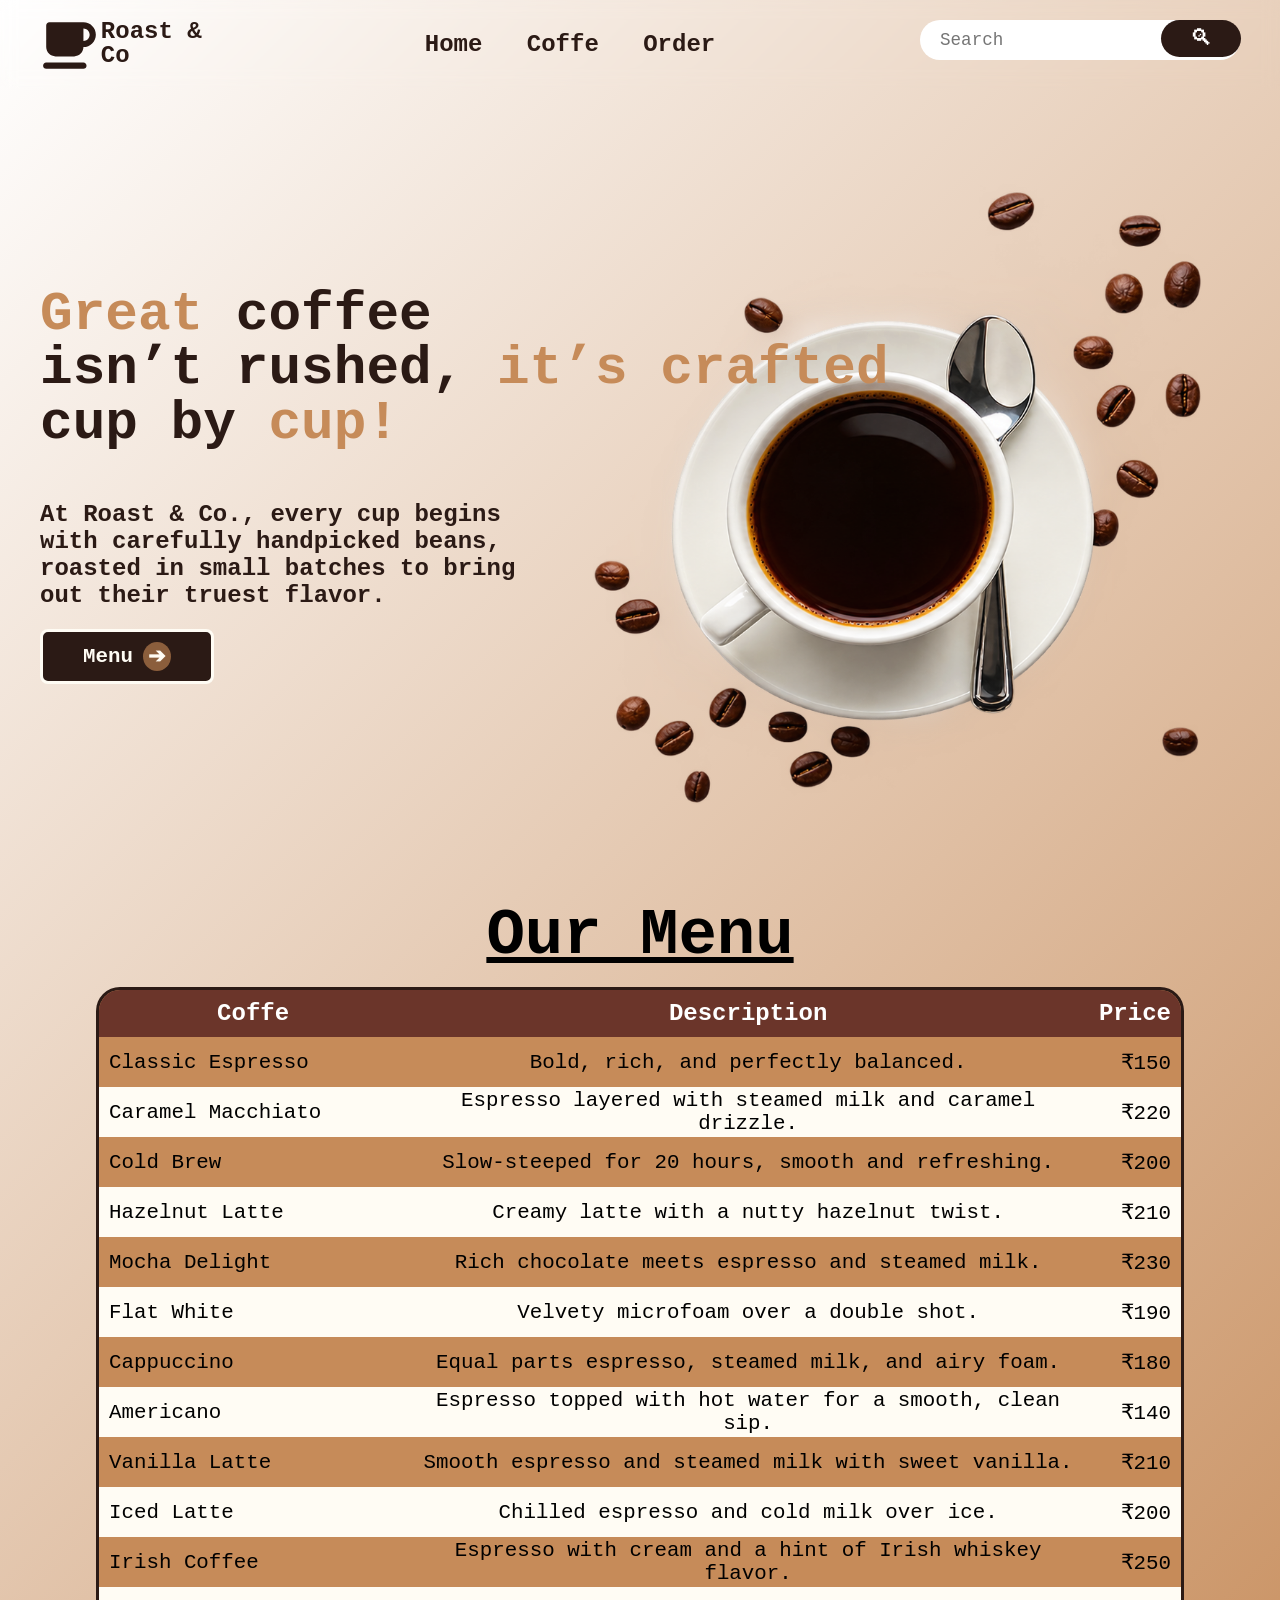
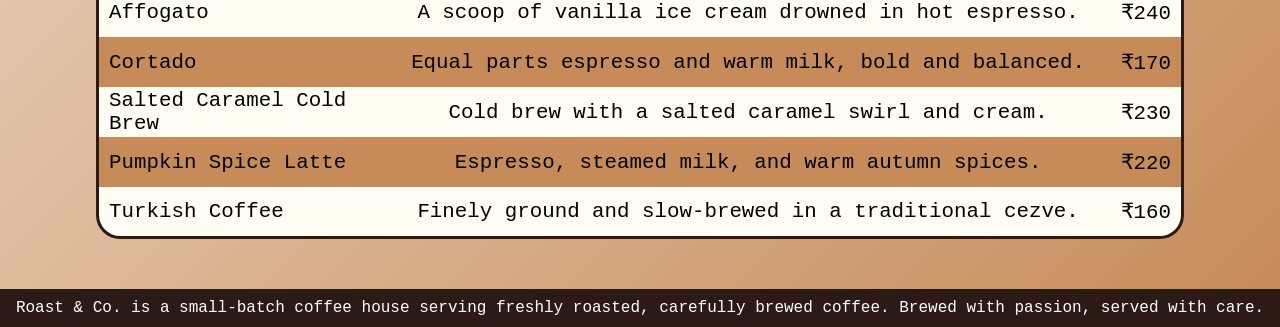
<file: index.html>
<!DOCTYPE html>
<html lang="en">
<head>
  <meta charset="UTF-8">
  <meta name="viewport" content="width=device-width, initial-scale=1.0">
  <title>Roast & Co</title>
  <link rel="stylesheet" href="styles/index.css">
  <link rel="stylesheet" href="styles/general.css">
  <link rel="stylesheet" href="styles/headFoot.css">
</head>
<body>
  <header>
    <section class="left-section">
      <svg xmlns="http://www.w3.org/2000/svg" class="shop-logo" viewBox="0 0 576 512"><!--!Font Awesome Free v7.3.1 by @fontawesome - https://fontawesome.com License - https://fontawesome.com/license/free Copyright 2026 Fonticons, Inc.--><path d="M64 64c0-17.7 14.3-32 32-32l352 0c70.7 0 128 57.3 128 128S518.7 288 448 288c0 53-43 96-96 96l-192 0c-53 0-96-43-96-96L64 64zm448 96c0-35.3-28.7-64-64-64l0 128c35.3 0 64-28.7 64-64zM64 448l384 0c17.7 0 32 14.3 32 32s-14.3 32-32 32L64 512c-17.7 0-32-14.3-32-32s14.3-32 32-32z"/></svg>
      <a class="shop-name" href="index.html">Roast &amp; Co</a>
    </section>
    <section class="middle-section">
      <nav>
        <a href="index.html">Home</a>
        <a href="coffe.html">Coffe</a>
        <a href="order.html">Order</a>
      </nav>
    </section>
    <section class="right-section">
      <input class="search-bar" type="text" placeholder="Search">
      <button class="search-button">🔍︎</button>
    </section>
  </header>
  <main id="top">
    <section class="hero-section">
      <p class="tagline">
        <span class="tagline-keyword">Great</span>
        coffee
        <br>
        isn’t rushed,  <span class="tagline-keyword">it’s crafted</span>
        <br>
        cup by <span class="tagline-keyword">cup!</span></p>
        <p class="hero-subtext">
          At Roast & Co., every cup begins with carefully handpicked beans, roasted in small batches to bring out their truest flavor.
        </p>
        <a class="menu-btn" href="#menu">Menu <span class="menu-design">➔</span></a>
    </section>
    <section class="menu" id="menu">
      <p class="menu-text">Our Menu</p>
      <table class="menu-table">
        <thead>
          <tr><th>Coffe</th><th>Description</th><th>Price</th></tr>
        </thead>
        <tbody>
          <tr><td>Classic Espresso</td><td>Bold, rich, and perfectly balanced.</td><td>₹150</td></tr>
          <tr><td>Caramel Macchiato</td><td>Espresso layered with steamed milk and caramel drizzle.</td><td>₹220</td></tr>
          <tr><td>Cold Brew</td><td>Slow-steeped for 20 hours, smooth and refreshing.</td><td>₹200</td></tr>
          <tr><td>Hazelnut Latte</td><td>Creamy latte with a nutty hazelnut twist.</td><td>₹210</td></tr>
          <tr><td>Mocha Delight</td><td>Rich chocolate meets espresso and steamed milk.</td><td>₹230</td></tr>
          <tr><td>Flat White</td><td>Velvety microfoam over a double shot.</td><td>₹190</td></tr>
          <tr><td>Cappuccino</td><td>Equal parts espresso, steamed milk, and airy foam.</td><td>₹180</td></tr>
          <tr><td>Americano</td><td>Espresso topped with hot water for a smooth, clean sip.</td><td>₹140</td></tr>
          <tr><td>Vanilla Latte</td><td>Smooth espresso and steamed milk with sweet vanilla.</td><td>₹210</td></tr>
          <tr><td>Iced Latte</td><td>Chilled espresso and cold milk over ice.</td><td>₹200</td></tr>
          <tr><td>Irish Coffee</td><td>Espresso with cream and a hint of Irish whiskey flavor.</td><td>₹250</td></tr>
          <tr><td>Affogato</td><td>A scoop of vanilla ice cream drowned in hot espresso.</td><td>₹240</td></tr>
          <tr><td>Cortado</td><td>Equal parts espresso and warm milk, bold and balanced.</td><td>₹170</td></tr>
          <tr><td>Salted Caramel Cold Brew</td><td>Cold brew with a salted caramel swirl and cream.</td><td>₹230</td></tr>
          <tr><td>Pumpkin Spice Latte</td><td>Espresso, steamed milk, and warm autumn spices.</td><td>₹220</td></tr>
          <tr><td>Turkish Coffee</td><td>Finely ground and slow-brewed in a traditional cezve.</td><td>₹160</td></tr>
        </tbody>
      </table>
      <a href="#top" class="scroll-top js-scroll-top">⬆</a>
    </section>
  </main>
  <footer>
    <p>Roast & Co. is a small-batch coffee house serving freshly roasted, carefully brewed coffee. Brewed with passion, served with care.</p>
  </footer>
  <script type="module" src="script/index.js"></script>
</body>
</html>
</file>
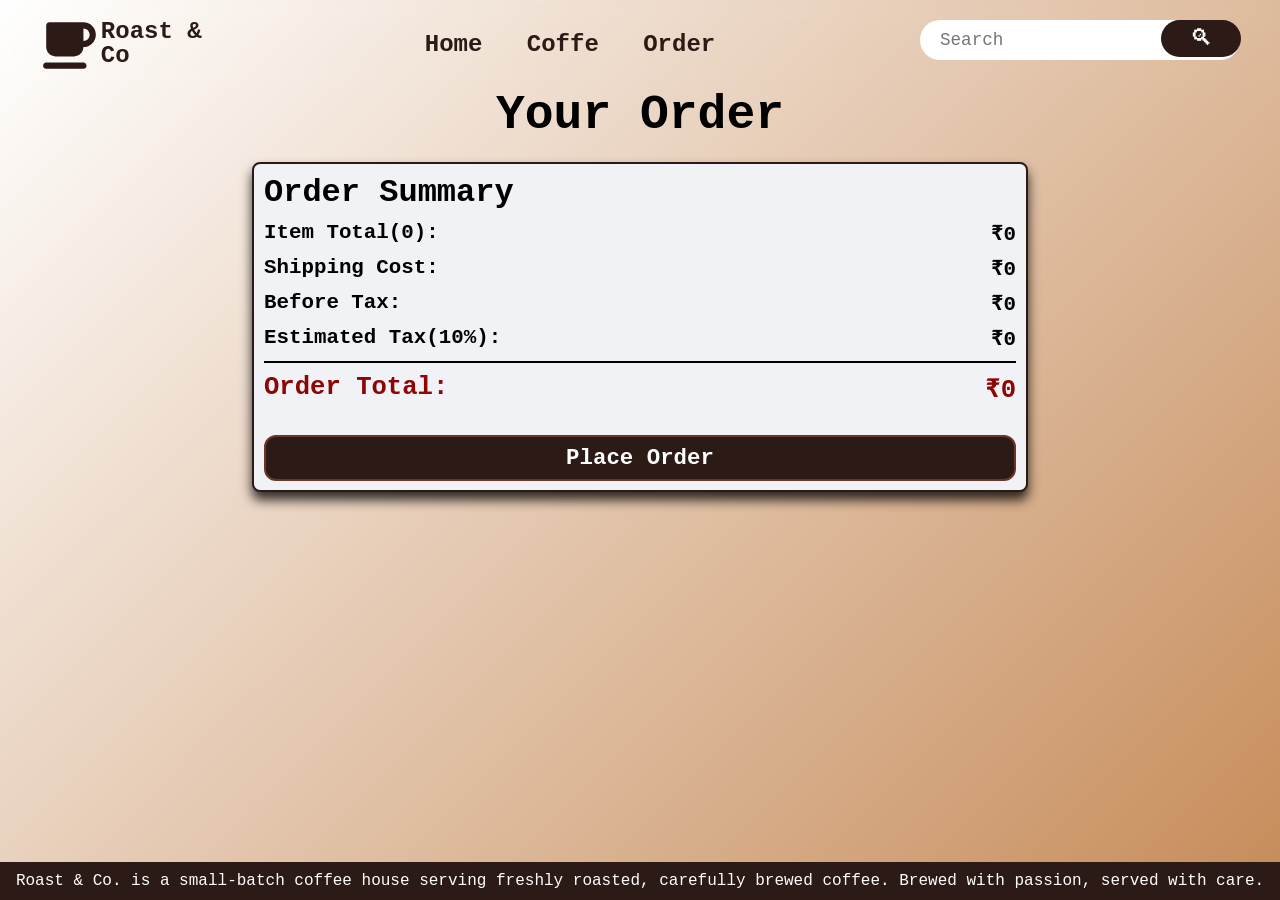
<file: order.html>
<!DOCTYPE html>
<html lang="en">
<head>
  <meta charset="UTF-8">
  <meta name="viewport" content="width=device-width, initial-scale=1.0">
  <title>Orders</title>
  <link rel="stylesheet" href="styles/general.css">
  <link rel="stylesheet" href="styles/headFoot.css">
  <link rel="stylesheet" href="styles/order.css">
</head>
<body>
  <header>
    <section class="left-section">
      <svg xmlns="http://www.w3.org/2000/svg" class="shop-logo" viewBox="0 0 576 512"><!--!Font Awesome Free v7.3.1 by @fontawesome - https://fontawesome.com License - https://fontawesome.com/license/free Copyright 2026 Fonticons, Inc.--><path d="M64 64c0-17.7 14.3-32 32-32l352 0c70.7 0 128 57.3 128 128S518.7 288 448 288c0 53-43 96-96 96l-192 0c-53 0-96-43-96-96L64 64zm448 96c0-35.3-28.7-64-64-64l0 128c35.3 0 64-28.7 64-64zM64 448l384 0c17.7 0 32 14.3 32 32s-14.3 32-32 32L64 512c-17.7 0-32-14.3-32-32s14.3-32 32-32z"/></svg>
      <a class="shop-name" href="index.html">Roast &amp; Co</a>
    </section>
    <section class="middle-section">
      <nav>
        <a href="index.html">Home</a>
        <a href="coffe.html">Coffe</a>
        <a href="order.html">Order</a>
      </nav>
    </section>
    <section class="right-section">
      <input class="search-bar" type="text" placeholder="Search">
      <button class="search-button">🔍︎</button>
    </section>
  </header>
  <main id="top">
    <h1 class="heading-text">Your Order</h1>
    <section class="order-page">
      <div class="order-summary-grid">
        <!-- js -->
      </div>
      <div class="payment-summary">
        <!-- js -->
      </div>
    </section>
    <a href="#top" class="scroll-top js-scroll-top">⬆</a>
  </main>
  <footer>
    <p>Roast & Co. is a small-batch coffee house serving freshly roasted, carefully brewed coffee. Brewed with passion, served with care.</p>
  </footer>
  <script type="module" src="script/index.js"></script>
  <script type="module" src="script/checkout.js"></script>
</body>
</html>
</file>
<file: styles/index.css>
.hero-section{
  padding-top: 200px;
  padding-left: 40px;
  height: calc(100vh - 88px);
  display: flex;
  flex-direction: column;
  align-items: start;
  background-image: url("../images/bg.png");
  background-size: contain;
  background-position: center;
  background-repeat: no-repeat;
}
.tagline{
  font-size: clamp(1rem, 1rem + 3vw ,3.8rem);
  color: var(--color-text-primary);
  font-weight: bold;
  line-height: 1;
}
.tagline-keyword{
  color: var(--color-caramel);
}
.hero-subtext{
  margin-top: 50px;
  font-weight: bold;
  width: 500px;
  font-size: clamp(0.5rem, 3vw ,1.5rem);
  color: var(--color-text-primary);
}
.menu-btn{
  margin-top: 20px;
  border: none;
  font-size: 1.3rem;
  font-weight: bold;
  padding: 10px 40px;
  background-color: var(--color-espresso);
  color: var(--color-text-light);
  border-radius: 8px;
  transition: 0.4s;
  display: flex;
  align-items: center;
  border: 3px solid;
  text-decoration: none;
}
.menu-btn:hover{
  transform: scale(1.05);
  background-color: var(--color-caramel);
}
.menu-btn:active{
  transform: scale(0.98);
}
.menu-design{
  background-color: var(--color-mocha);
  border-radius: 50%;
  padding: 2px 5px;
  margin-left: 10px;
}
.menu-text{
  font-size: 4rem;
  text-align: center;
  font-weight: bold;
  margin-bottom: 15px;
  text-decoration: underline;
}
#menu{
  scroll-margin-top: 75px;
}
.menu-table{
  width: 100%;
  width: 85vw;
  margin-inline: auto;
  background-color: var(--color-espresso);
  border-collapse: collapse;
  overflow: hidden;
  border-spacing: 0;
  border-radius: 24px;
  font-size: 1.3rem;
  border: 3px solid;
}
th{
  padding: 10px;
  font-size: 1.5rem;
  background-color: var(--color-clay-brown);
  color: white;
}
td{
  height: 50px;
}
td:first-child{
  padding-left: 10px;
}
td:nth-child(2){
  text-align: center;
}
td:last-child{
  text-align: right;
  padding-right: 10px;
}
tr:nth-child(odd){
  background-color: var(--color-caramel);
}
tr:nth-child(even){
  background-color: var(--color-porcelain);
}
tbody tr{
  transition: 0.4s;
}
tbody tr:hover{
  transform: translateY(-4px);
}
</file>
<file: styles/general.css>
:root {
  --color-coffee: #6b352a;
  --color-espresso: #2b1a15;
  --color-mocha: #8b5e3c;
  --color-caramel: #c68b59;
  --color-porcelain: #fffcf4;
  --color-latte: #f3e5d0;
  --color-cream-soda: #ffd6a5;
  --color-cappuccino: #e4c7a1;
  --color-text-primary: #2b1a15;
  --color-text-secondary: #79665a;
  --color-text-light: #fffcf4;
  --color-border: #d9c5b2;
  --color-hover: #51281f;
  --color-accent: #ffb7a5;
  --color-success: #386641;
  --color-clay-brown: #6b352a;
  --color-soft-butter: #fff1a6;
  --color-mist-gray: #f0f2f5;
}
*{
  margin: 0;
  box-sizing: border-box;
  font-family: "Courier New", Courier, monospace;
}
main{
  padding-top: 88px;
}
body{
  background: linear-gradient(135deg,white,var(--color-caramel));
}
html{
  scroll-behavior: smooth;
}
.scroll-top{
  position: fixed;
  bottom: 0;
  right: 25px;
  opacity: 0;
  transition: 0.3s ease;
  pointer-events: none;
}
.show{
  pointer-events: auto;
  opacity: 1;
   position: fixed;
   right: 10px; 
   bottom: 20px;
   text-decoration: none;
   color: var(--color-mist-gray);
   background-color: var(--color-coffee);
   padding: 0 12px;
   font-size: 1.8rem;
   border-radius: 50%;
}
</file>
<file: styles/headFoot.css>
header{
  position: fixed;
  top: 0;
  right: 0;
  left: 0;
  display: flex;
  justify-content: space-between;
  font-size: 1.5rem;
  padding: 20px 40px;
  color: var(--color-espresso);
  background-color: transparent;
  backdrop-filter: blur(8px);
}
.left-section{
  font-weight: bold;
  width: 180px;
  height: 48px;
  line-height: 1;
  display: flex;
  align-items: center;
  gap: 5px
}
.shop-logo{
  height: 60px;
  fill: var(--color-espresso);
}
.shop-name{
  text-decoration: none;
  color: var(--color-espresso);
}
.middle-section{
  display: flex;
  justify-content: space-between;
  flex-shrink: 0;
  align-items: center;
  border-radius: 48px;
}
nav a{
  text-decoration: none;
  font-size: 1.5rem;
  font-weight: 550;
  padding: 8px 15px;
  border-radius: 48px;
  color: var(--color-espresso);
  transition: 0.4s;
}
nav a:hover{
  background-color: var(--color-coffee);
  color: white;
}
.right-section{
  position: relative;
  width: 320px;
}
.search-bar{
  border: none;
  padding: 10px 20px;
  font-size: 1.1rem;
  border-radius: 48px;
  width: 100%;
  min-width: 170px;
  box-sizing: border-box;
}
.search-bar:focus{
  outline: 2px solid var(--color-clay-brown);
}
.search-button{
  position: absolute;
  right: -1px;
  top: 0;
  border-top-right-radius: 48px;
  border-bottom-right-radius: 48px;
  border-top-left-radius: 48px;
  border-bottom-left-radius: 48px;
  padding: 5px;
  font-size: 1.4rem;
  background-color: var(--color-espresso);
  color: white;
  border: none;
  width: 80px;
  transition: 0.3s;
}
.search-button:hover{
  background-color: var(--color-coffee);
}
.search-button:active{
  transform: scale(0.95);
}
footer{
  margin-top: 50px;
  background-color: var(--color-espresso);
  color: white;
  text-align: center;
  padding: 10px;
}
@media (max-width: 690px){
  .right-section,
    .left-section{
      display: none;
    }
    .middle-section{
      margin-inline: auto;
    }
}
</file>
<file: styles/order.css>
main {
  display: flex;
  flex-direction: column;
  min-height: calc(100vh - 88px);
  flex: 1;
}
.order-page {
  display: flex;
  justify-content: center;
  flex-wrap: wrap-reverse;
  gap: 24px;
  margin: 0 20px;
}
.heading-text {
  text-align: center;
  font-size: clamp(1rem, 5vw, 3rem);
  margin-bottom: 20px;
}
.order-summary-grid{
  width: 800px;
}
.order-summary {
  display: flex;
  justify-content: space-between;
  border: 2px solid var(--color-espresso);
  padding: 12px;
  background-color: var(--color-coffee);
  color: white;
  border-radius: 12px;
  margin-bottom: 20px;
  box-shadow: 0 4px 12px rgba(0, 0, 0, 0.8);
}
.order-img {
  width: 350px;
  height: 200px;
  object-fit: cover;
  border-radius: 12px;
}
.order-detail {
  display: flex;
  flex-direction: column;
  gap: 10px;
  font-size: 1.6rem;
  font-weight: bold;
}
.remove {
  border: none;
  font-size: 1.1rem;
  background-color: transparent;
  color: white;
  font-weight: bold;
  transition: 0.3s;
  cursor: pointer;
}
.remove:hover {
  color: rgb(189, 6, 6);
}
.remove:active {
  transform: scale(0.97);
}
.change-quantity {
  width: 50px;
  border: none;
  font-size: 1rem;
  padding: 3px;
  border-radius: 8px;
  background-color: white;
  font-weight: bold;
  border: 1px solid var(--color-espresso);
}
.payment-summary {
  align-self: self-start;
  background-color: var(--color-mist-gray);
  border-radius: 8px;
  width: 400px;
  height: 330px;
  padding: 10px;
  font-weight: bold;
  font-size: 1.3rem;
  border: 2px solid var(--color-espresso);
  box-shadow: 0 8px 12px rgba(0, 0, 0, 0.8);
}
@media(max-width:1290px){
  .payment-summary{
    width: 776px;
  }
}
.order-summary-text {
  font-size: 2rem;
}
.payment-summary div {
  display: flex;
  justify-content: space-between;
  margin-top: 10px;
}
hr {
  border: none;
  height: 2px;
  margin: 10px 0;
  background-color: black;
}
.after-tax {
  font-size: 1.6rem;
  color: rgb(143, 5, 5);
}
.place-order {
  border: none;
  padding: 8px;
  font-size: 1.4rem;
  background-color: var(--color-espresso);
  color: white;
  font-weight: bold;
  width: 100%;
  border-radius: 12px;
  transition: 0.3s;
  cursor: pointer;
  margin-top: 30px;
  border: 2px solid var(--color-coffee);
}
.place-order:hover{
  transform: scale(1.01);
  background-color: var(--color-caramel);
}
.place-order:active{
  transform: scale(0.99);
}
</file>
